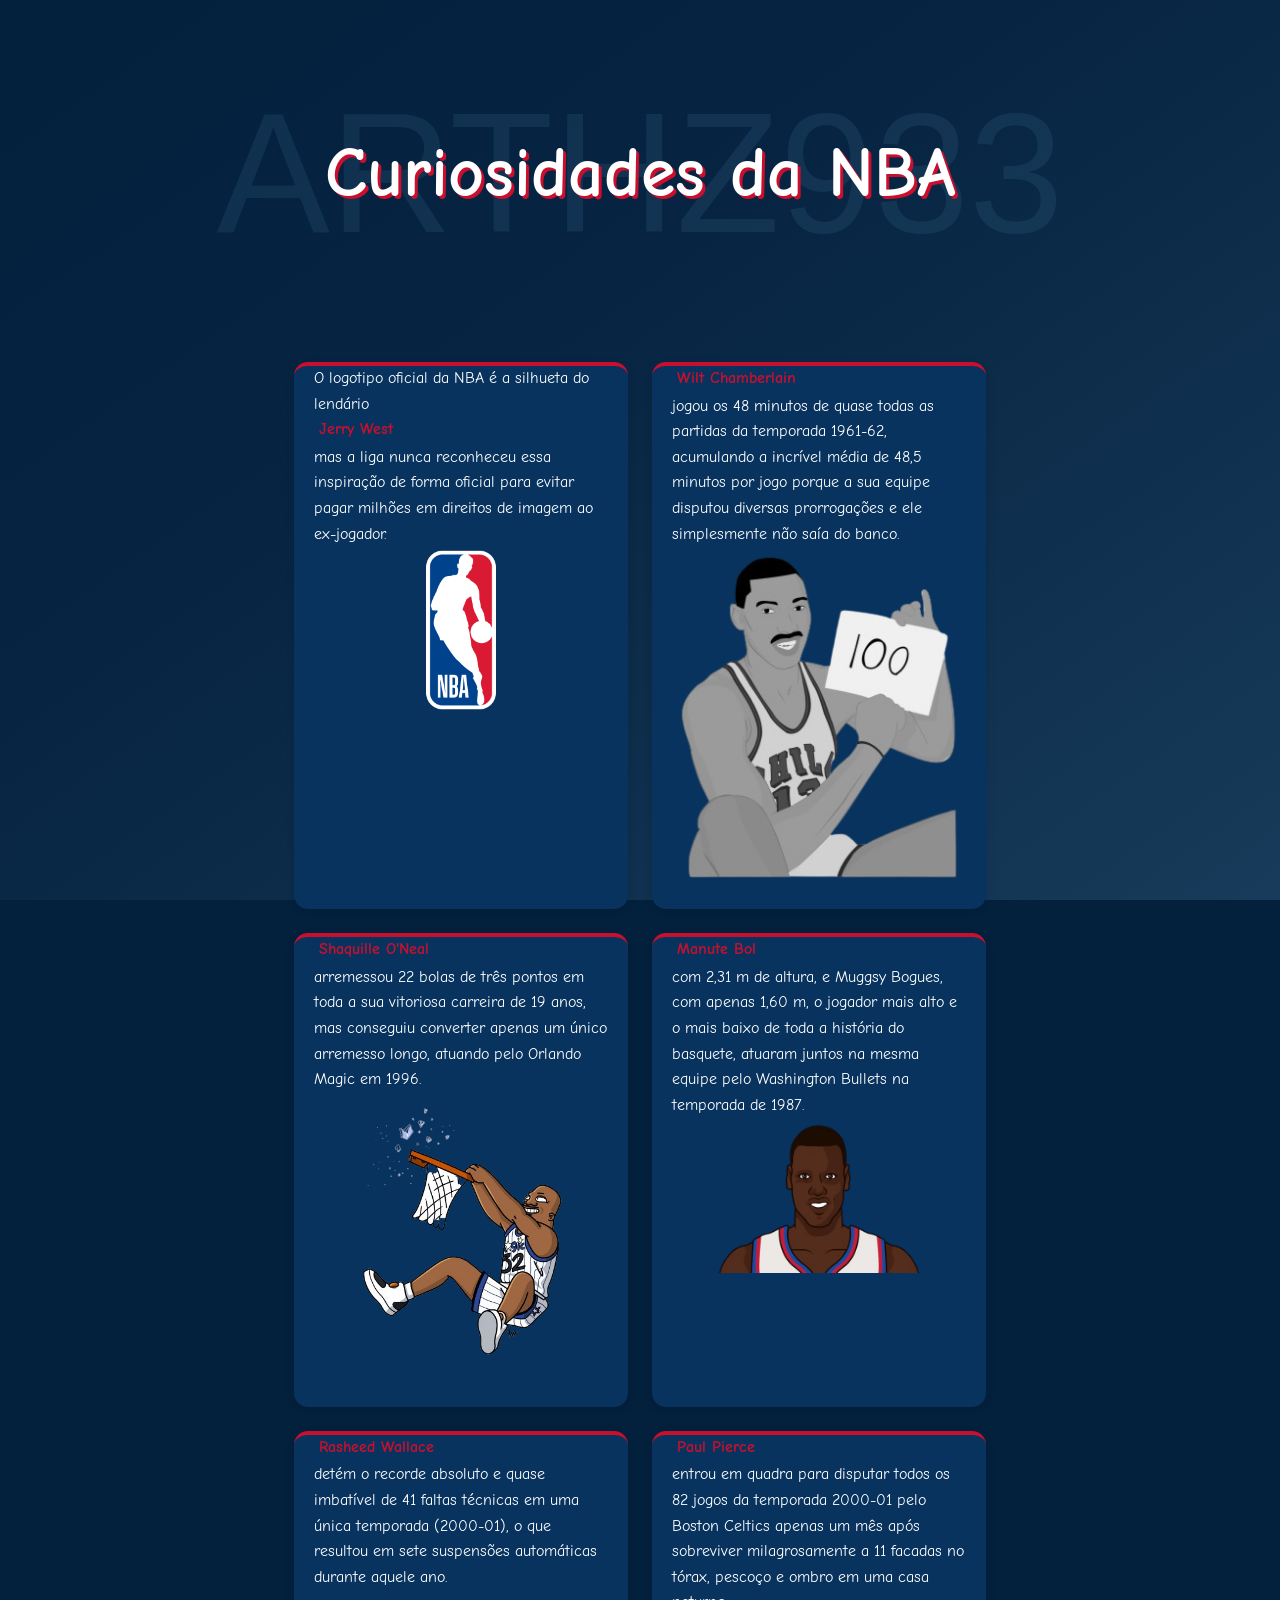
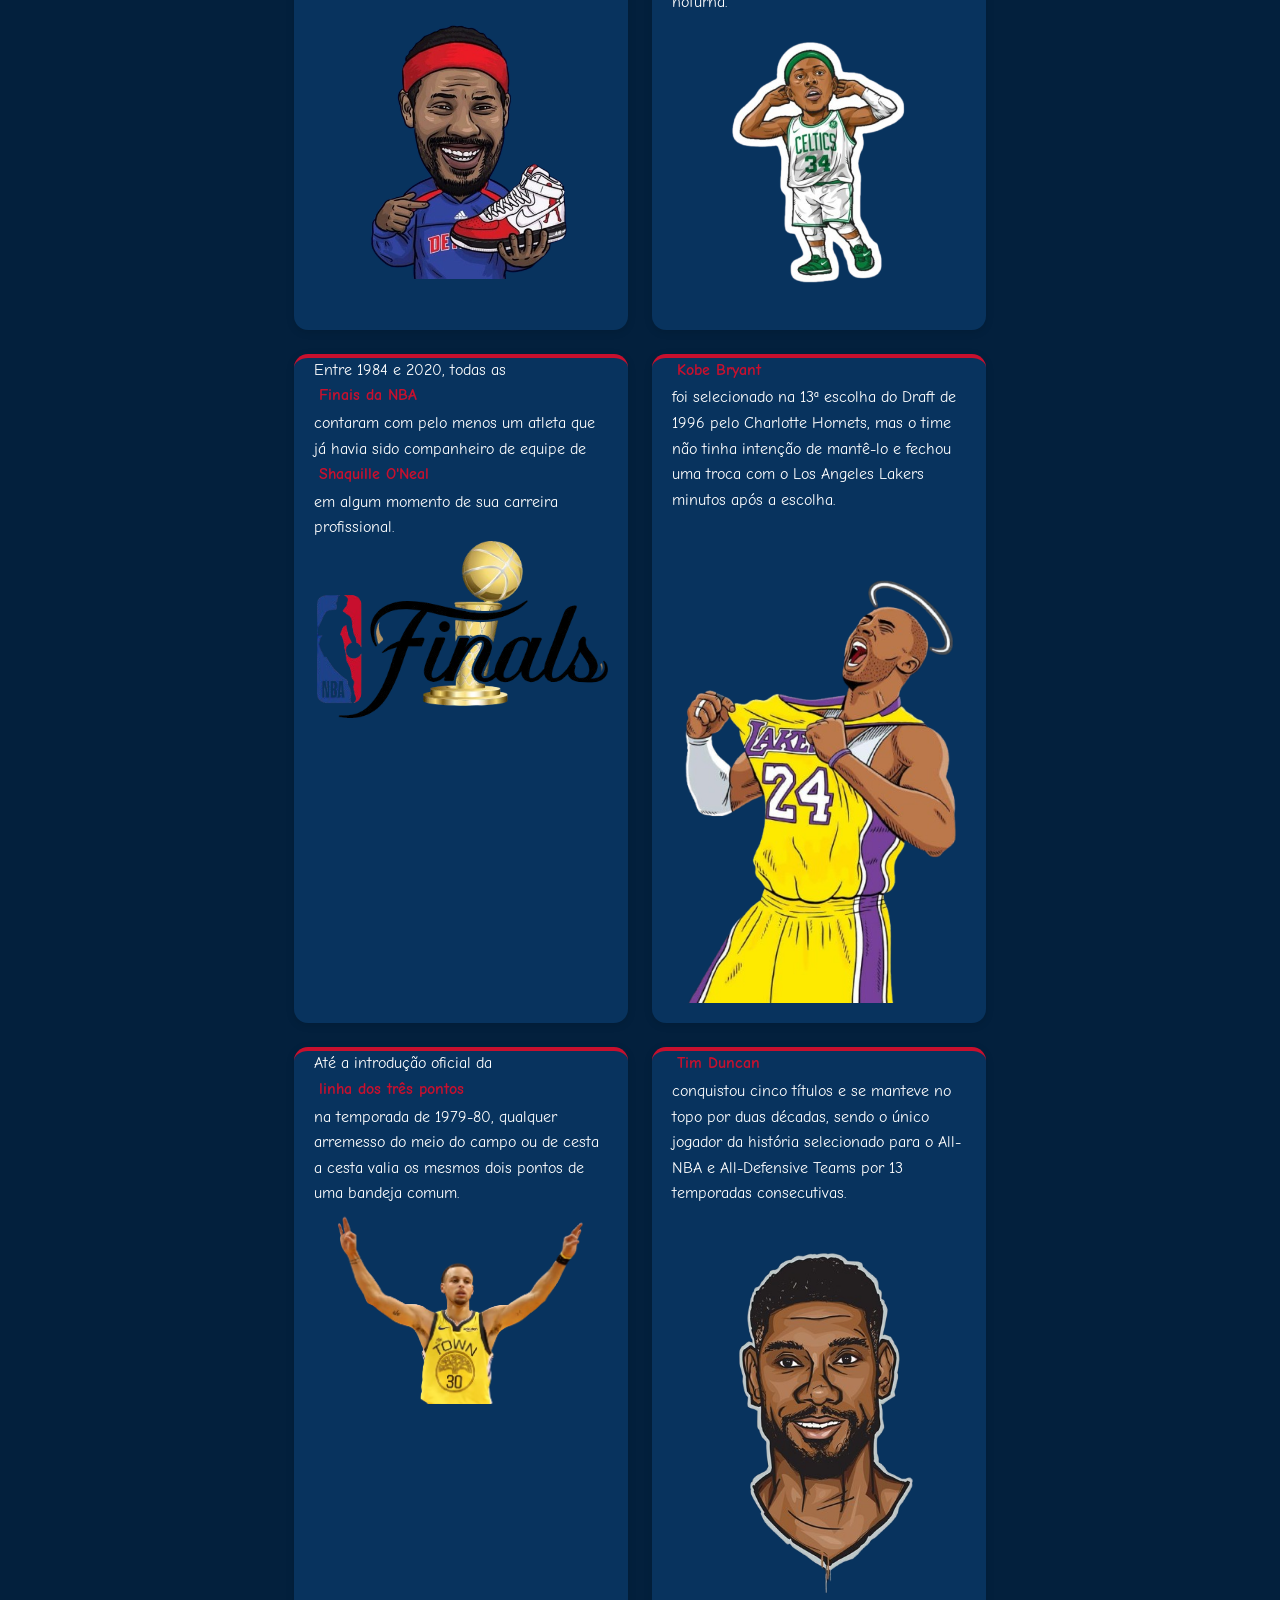
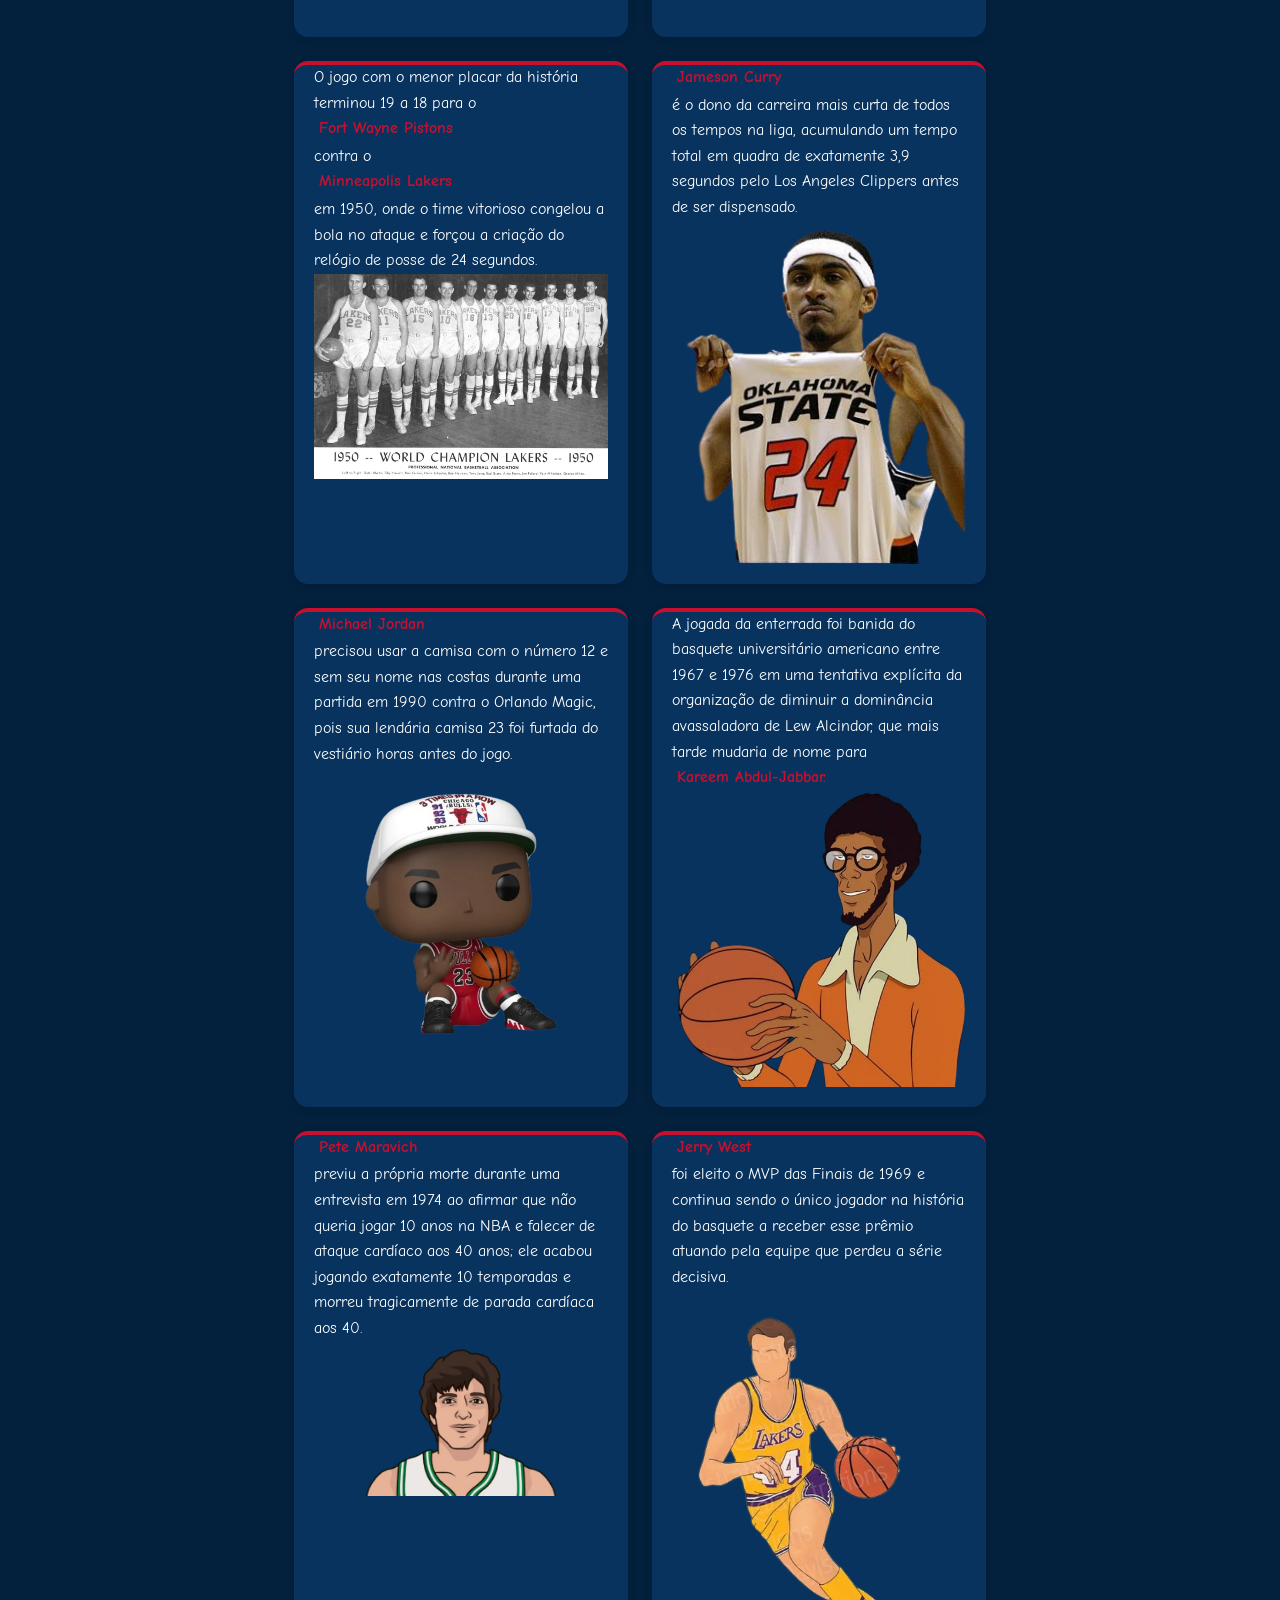
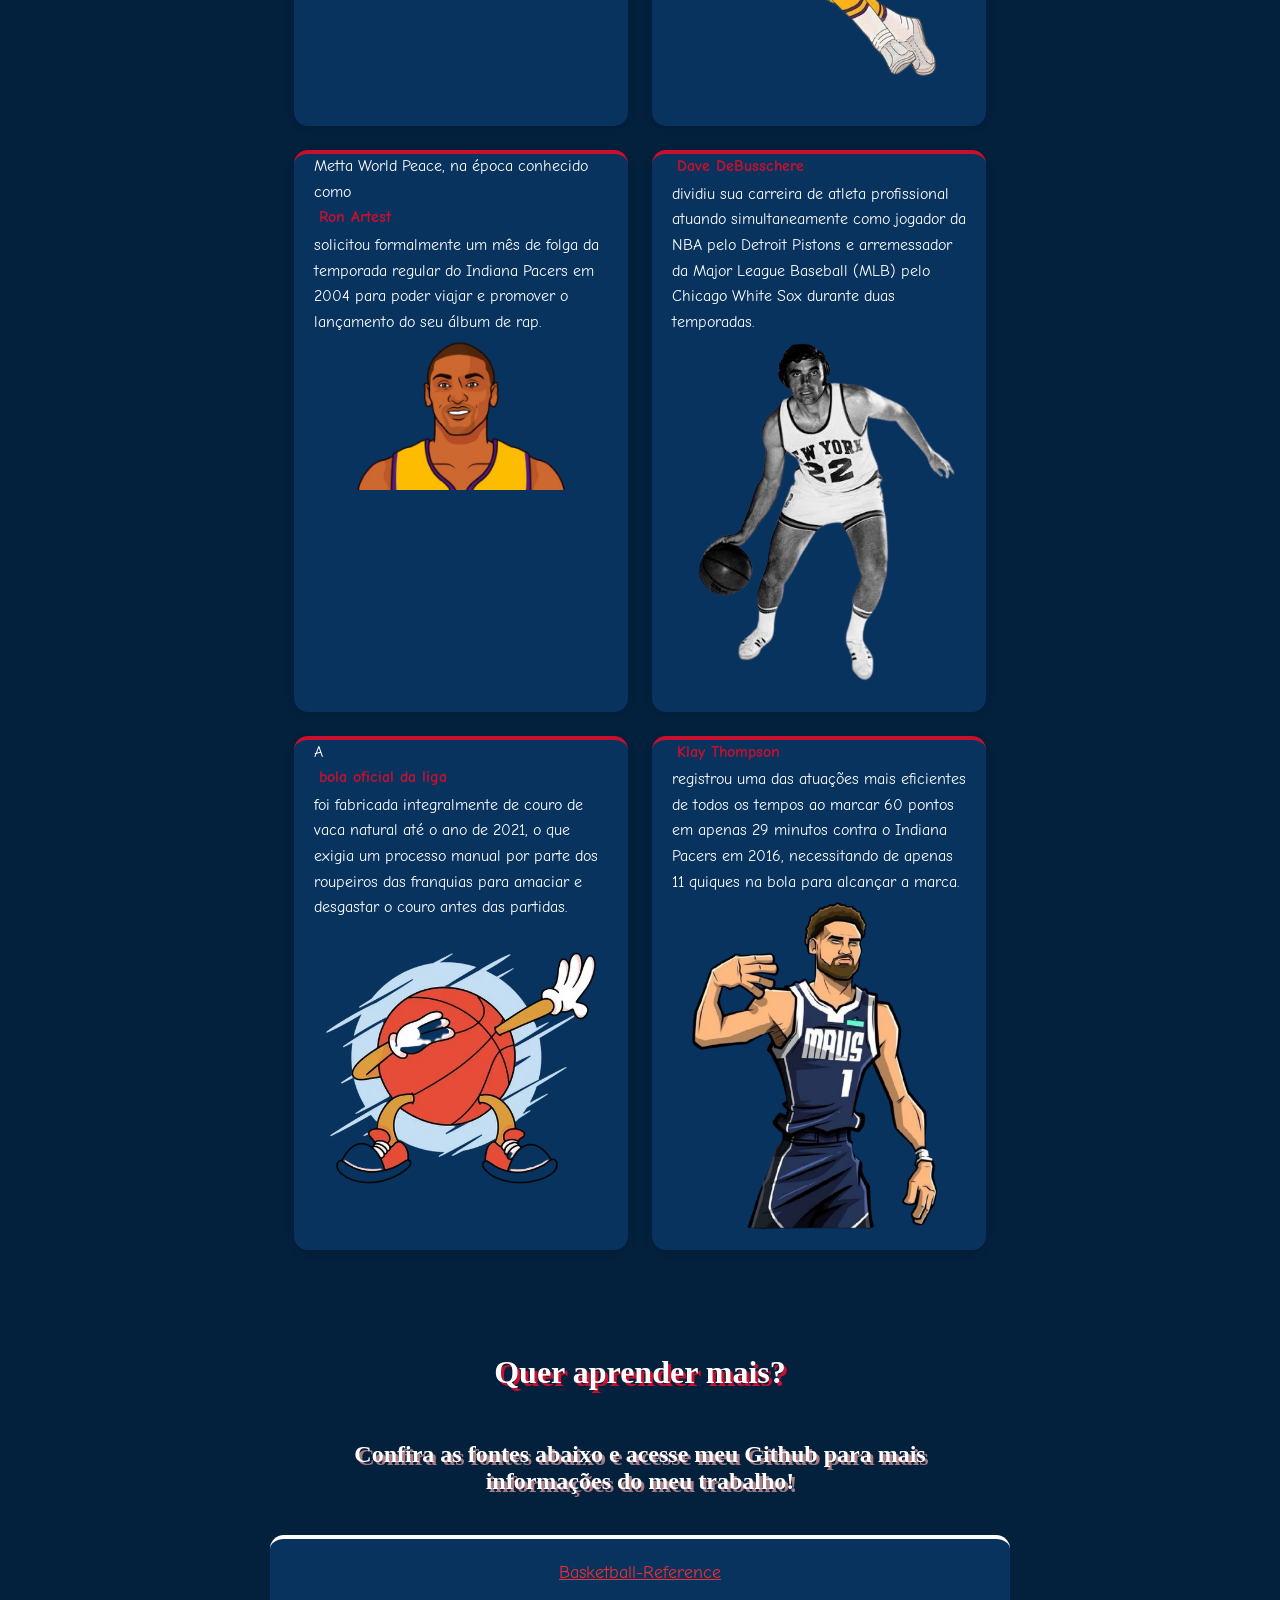
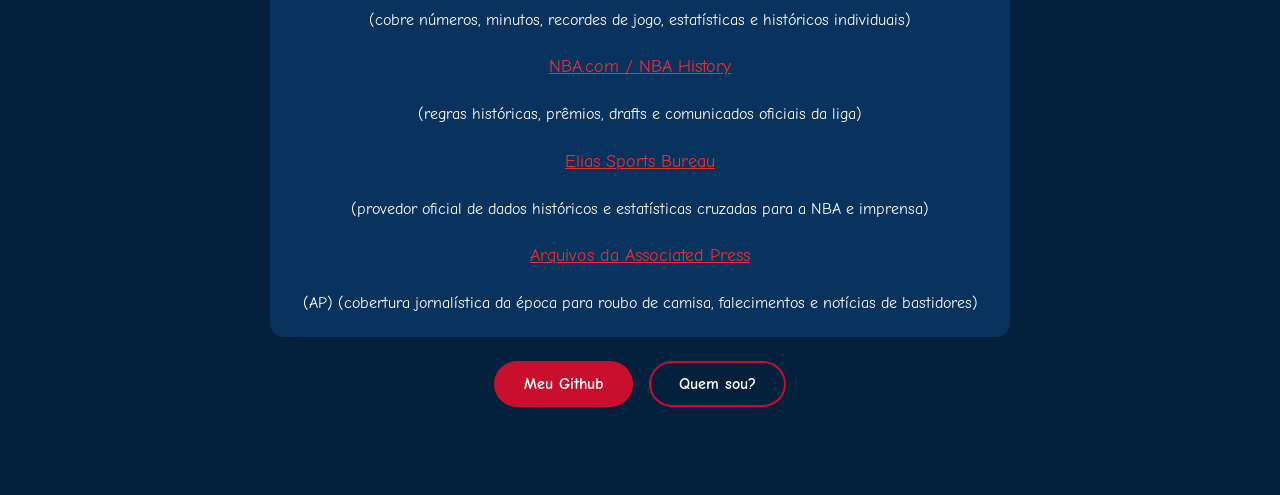
<file: index.html>
<!DOCTYPE html>
<html lang="pt-br">
<head>
    <meta charset="UTF-8">
    <meta name="viewport" content="width=device-width, initial-scale=1.0, viewport-fit=cover">    
    <title>NBA: As principais curiosidades da liga</title>
    <link rel="shortcut icon" href="imagens/bola_de_basquete-removebg-preview (1).png" type="image/x-icon">
    <link rel="stylesheet" href="style/style.css">
    
</head>
<body>
    <header>
        <div class="titlehead">
            <h1 class="titulodosite">Curiosidades da NBA</h1>
            <span class="marca">ARTHZ933</span>
        </div>
    </header>

   

    <main>
        
            <ul class="cards">
                
            <li class="card">
                O logotipo oficial da NBA é a silhueta do lendário <a href="https://lnb.com.br/noticias/inspiracao-para-o-logo-da-nba-e-lenda-do-basquete-jerry-west-morre-aos-86-anos/" target="_blank">Jerry West</a> mas a liga nunca reconheceu essa inspiração de forma oficial para evitar pagar milhões em direitos de imagem ao ex-jogador.
                <img src="imagens/National-Basketball-Association-Logo.png" class="logonba" alt="Logotipo da NBA">
            </li>

            <li class="card">
                <a href="https://www.nba.com/sixers/76ers-alumni/wilt-chamberlain" target="_blank">Wilt Chamberlain</a> jogou os 48 minutos de quase todas as partidas da temporada 1961-62, acumulando a incrível média de 48,5 minutos por jogo porque a sua equipe disputou diversas prorrogações e ele simplesmente não saía do banco.
                <img src="imagens/wilt.png" alt="Wilt Chamberlain">
            </li>

            <li class="card">
                <a href="https://www.nba.com/stats/player/406/career" target="_blank">Shaquille O'Neal</a> arremessou 22 bolas de três pontos em toda a sua vitoriosa carreira de 19 anos, mas conseguiu converter apenas um único arremesso longo, atuando pelo Orlando Magic em 1996.
                <img src="imagens/shaq.png" alt="Shaquille O'Neal">
            </li>

            <li class="card">
                <a href="https://www.nba.com/stats/player/76195/career" target="_blank">Manute Bol</a> com 2,31 m de altura, e Muggsy Bogues, com apenas 1,60 m, o jogador mais alto e o mais baixo de toda a história do basquete, atuaram juntos na mesma equipe pelo Washington Bullets na temporada de 1987.
                <img src="imagens/manutebol.png" alt="Manute Bol e Muggsy Bogues">
            </li>

            <li class="card">
                <a href="https://www.nba.com/stats/player/739/career" target="_blank">Rasheed Wallace</a> detém o recorde absoluto e quase imbatível de 41 faltas técnicas em uma única temporada (2000-01), o que resultou em sete suspensões automáticas durante aquele ano.
                <img src="imagens/rasheedwallace.png" alt="Rasheed Wallace">
            </li>

            <li class="card">
                <a href="https://www.nba.com/stats/player/1718/career" target="_blank">Paul Pierce</a> entrou em quadra para disputar todos os 82 jogos da temporada 2000-01 pelo Boston Celtics apenas um mês após sobreviver milagrosamente a 11 facadas no tórax, pescoço e ombro em uma casa noturna.
                <img src="imagens/paulpierce.png" alt="Paul Pierce">
            </li>

            <li class="card">
                Entre 1984 e 2020, todas as <a href="https://www.nba.com/playoffs/2026/nba-finals" target="_blank">Finais da NBA</a> contaram com pelo menos um atleta que já havia sido companheiro de equipe de <a href="https://www.nba.com/stats/player/406/career" target="_blank">Shaquille O'Neal</a> em algum momento de sua carreira profissional.
                <img src="imagens/nbafinals.png" alt="Finais da NBA">
            </li>

            <li class="card">
                <a href="https://www.nba.com/stats/player/977/career" target="_blank">Kobe Bryant</a> foi selecionado na 13ª escolha do Draft de 1996 pelo Charlotte Hornets, mas o time não tinha intenção de mantê-lo e fechou uma troca com o Los Angeles Lakers minutos após a escolha.
                <img src="imagens/kobe.png" alt="Kobe Bryant">
            </li>

            <li class="card">
                Até a introdução oficial da <a href="https://www.usab.com/news/2014/01/history-of-the-3-pointer" target="_blank">linha dos três pontos</a> na temporada de 1979-80, qualquer arremesso do meio do campo ou de cesta a cesta valia os mesmos dois pontos de uma bandeja comum.
                <img src="imagens/3pts.png" alt="Linha dos três pontos">
            </li>

            <li class="card">
                <a href="https://www.nba.com/stats/player/1495/career" target="_blank">Tim Duncan</a> conquistou cinco títulos e se manteve no topo por duas décadas, sendo o único jogador da história selecionado para o All-NBA e All-Defensive Teams por 13 temporadas consecutivas.
                <img src="imagens/timduncan.png" alt="Tim Duncan">
            </li>

            <li class="card">
                O jogo com o menor placar da história terminou 19 a 18 para o <a href="https://www.detroithistorical.org/learn/online-research/encyclopedia-of-detroit/detroit-pistons" target="_blank">Fort Wayne Pistons</a> contra o <a href="https://www.nba.com/lakers/" target="_blank">Minneapolis Lakers</a> em 1950, onde o time vitorioso congelou a bola no ataque e forçou a criação do relógio de posse de 24 segundos.
                <img src="imagens/50s.png" alt="Jogo de basquete dos anos 1950">
            </li>

            <li class="card">
                <a href="https://www.nba.com/stats/player/201191/career" target="_blank">Jameson Curry</a> é o dono da carreira mais curta de todos os tempos na liga, acumulando um tempo total em quadra de exatamente 3,9 segundos pelo Los Angeles Clippers antes de ser dispensado.
                <img src="imagens/jcurry.png" alt="Jameson Curry">
            </li>

            <li class="card">
                <a href="https://www.nba.com/stats/player/893/career" target="_blank">Michael Jordan</a> precisou usar a camisa com o número 12 e sem seu nome nas costas durante uma partida em 1990 contra o Orlando Magic, pois sua lendária camisa 23 foi furtada do vestiário horas antes do jogo.
                <img src="imagens/jordan.png" alt="Michael Jordan">
            </li>

            <li class="card">
                A jogada da enterrada foi banida do basquete universitário americano entre 1967 e 1976 em uma tentativa explícita da organização de diminuir a dominância avassaladora de Lew Alcindor, que mais tarde mudaria de nome para <a href="https://www.nba.com/stats/player/76003/career" target="_blank">Kareem Abdul-Jabbar.</a>
                <img src="imagens/kareem.png" alt="Kareem Abdul-Jabbar">
            </li>

            <li class="card">
                <a href="https://www.nba.com/news/history-nba-legend-pete-maravich" target="_blank">Pete Maravich</a> previu a própria morte durante uma entrevista em 1974 ao afirmar que não queria jogar 10 anos na NBA e falecer de ataque cardíaco aos 40 anos; ele acabou jogando exatamente 10 temporadas e morreu tragicamente de parada cardíaca aos 40.
                <img src="imagens/petemaravich.png" alt="Pete Maravich">
            </li>

            <li class="card">
                <a href="https://lnb.com.br/noticias/inspiracao-para-o-logo-da-nba-e-lenda-do-basquete-jerry-west-morre-aos-86-anos/" target="_blank">Jerry West</a> foi eleito o MVP das Finais de 1969 e continua sendo o único jogador na história do basquete a receber esse prêmio atuando pela equipe que perdeu a série decisiva.
                <img src="imagens/jerrywest.png" alt="Jerry West">
            </li>

            <li class="card">
                Metta World Peace, na época conhecido como <a href="https://pt.wikipedia.org/wiki/Metta_World_Peace" target="_blank">Ron Artest</a> solicitou formalmente um mês de folga da temporada regular do Indiana Pacers em 2004 para poder viajar e promover o lançamento do seu álbum de rap.
                <img src="imagens/ronartest.png" alt="Ron Artest">
            </li>

            <li class="card">
                <a href="https://www.nba.com/news/history-nba-legend-dave-debusschere-2" target="_blank">Dave DeBusschere</a> dividiu sua carreira de atleta profissional atuando simultaneamente como jogador da NBA pelo Detroit Pistons e arremessador da Major League Baseball (MLB) pelo Chicago White Sox durante duas temporadas.
                <img src="imagens/Dave%20DeBusschere.png" alt="Dave DeBusschere">
            </li>

            <li class="card">
                A <a href="https://www.hoopsbasket.com/blogs/hoops-basketball/the-evolution-of-the-nba-basketball-ball" target="_blank">bola oficial da liga</a> foi fabricada integralmente de couro de vaca natural até o ano de 2021, o que exigia um processo manual por parte dos roupeiros das franquias para amaciar e desgastar o couro antes das partidas.
                <img src="imagens/bola.png" alt="Bola oficial da NBA">
            </li>

            <li class="card">
                <a href="https://www.nba.com/player/202691/klay-thompson" target="_blank">Klay Thompson</a> registrou uma das atuações mais eficientes de todos os tempos ao marcar 60 pontos em apenas 29 minutos contra o Indiana Pacers em 2016, necessitando de apenas 11 quiques na bola para alcançar a marca.
                <img src="imagens/klay.png" alt="Klay Thompson">
            </li>
                            </ul>


             
            
                
                    <h1 class="tituloderodape">Quer aprender mais?</h1> 
                        <h2>Confira as fontes abaixo e acesse meu Github para mais informações do meu trabalho!</h2>
                
                    <ul class="fontesdosite">
                        
                            <a href="https://www.basketball-reference.com/" target="_blank" class="fontes">Basketball-Reference</a> (cobre números, minutos, recordes de jogo, estatísticas e históricos individuais)
                        

                        
                            <a href="https://www.nba.com/" target="_blank" class="fontes">NBA.com / NBA History</a> (regras históricas, prêmios, drafts e comunicados oficiais da liga)    
                        

                        <a href="https://www.esb.com/" target="_blank" class="fontes">Elias Sports Bureau</a> (provedor oficial de dados históricos e estatísticas cruzadas para a NBA e imprensa)
                        

                        
                        <a href="https://www.ap.org/content/archive/" target="_blank" class="fontes">Arquivos da Associated Press</a> (AP) (cobertura jornalística da época para roubo de camisa, falecimentos e notícias de bastidores)
                        
                    </ul>
                
            

            <nav class="faleconosco">
            <a href="https://github.com/Arthz933" target="_blank" class="github">Meu Github</a>
            <a href="https://symphonious-selkie-5365b4.netlify.app/" target="_blank" class="email">Quem sou?</a>
            </nav>
            
        
    </main>
</body>
</html>
</file>
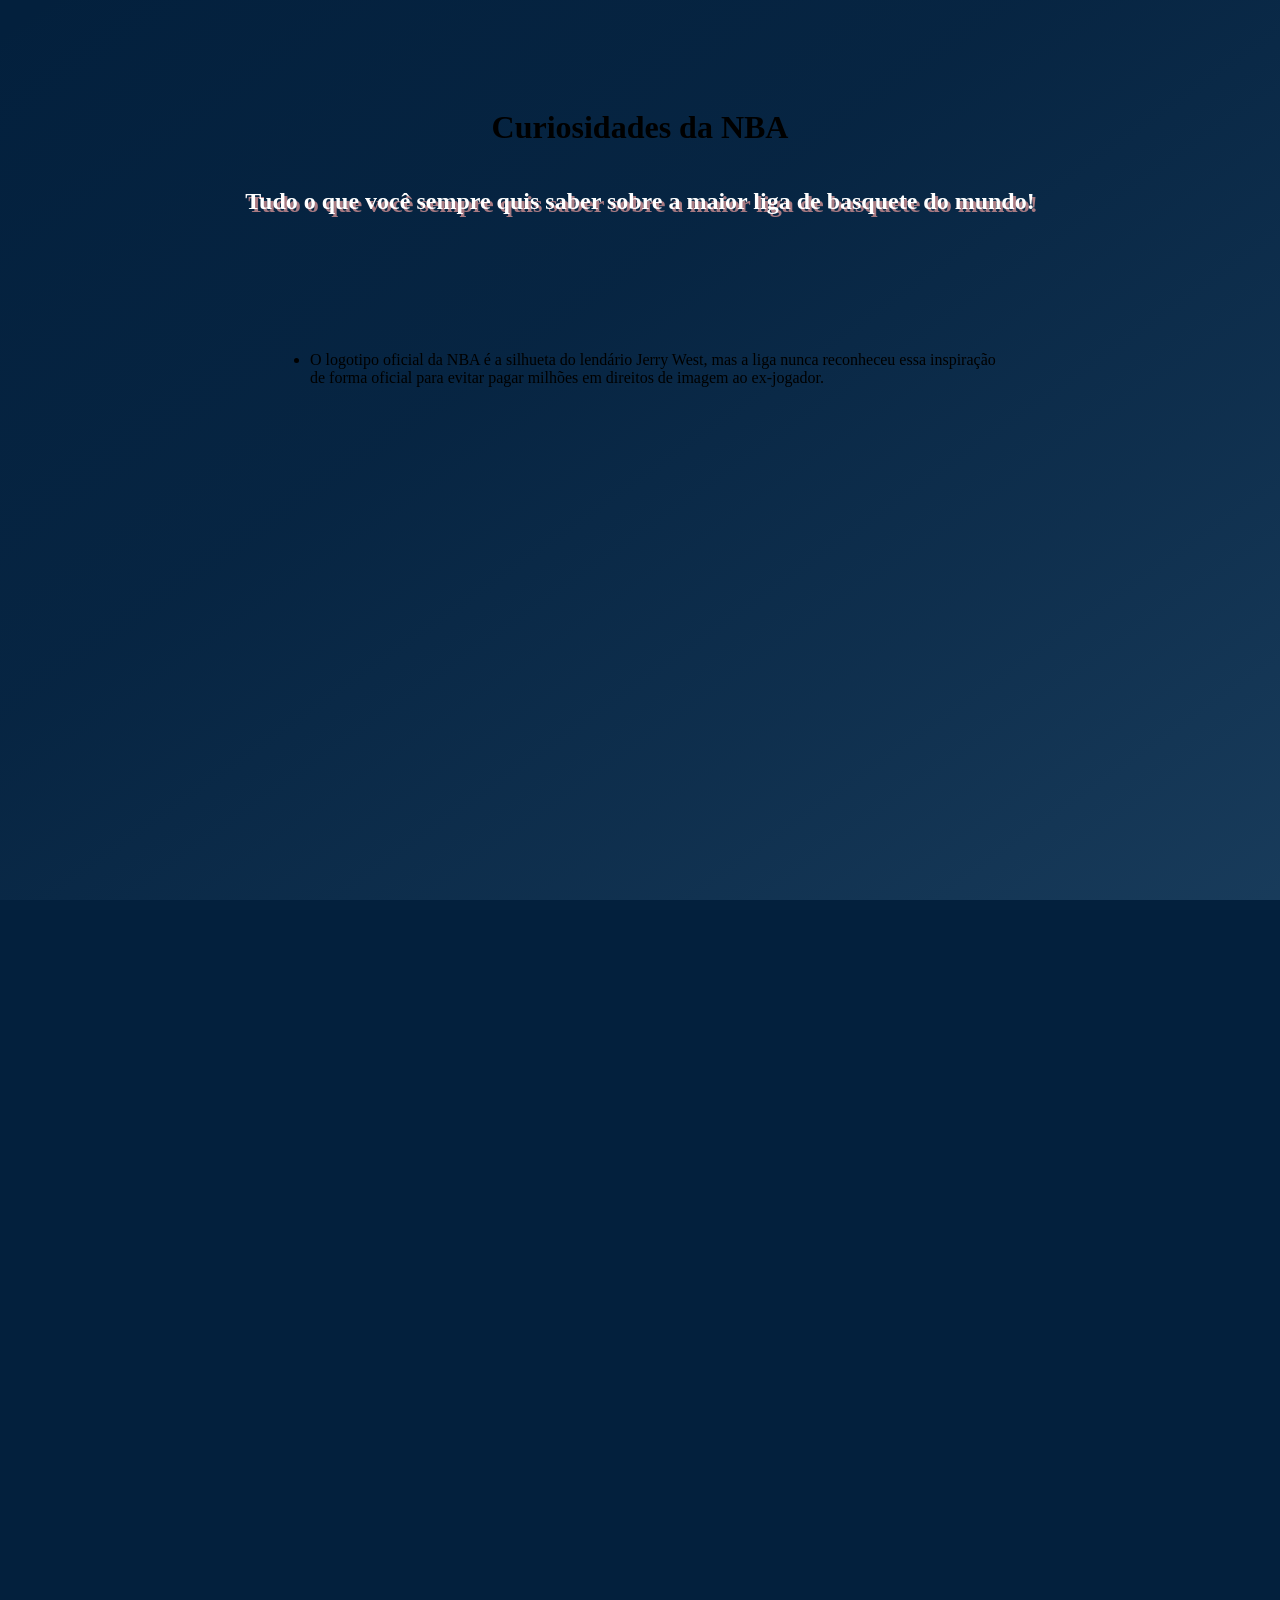
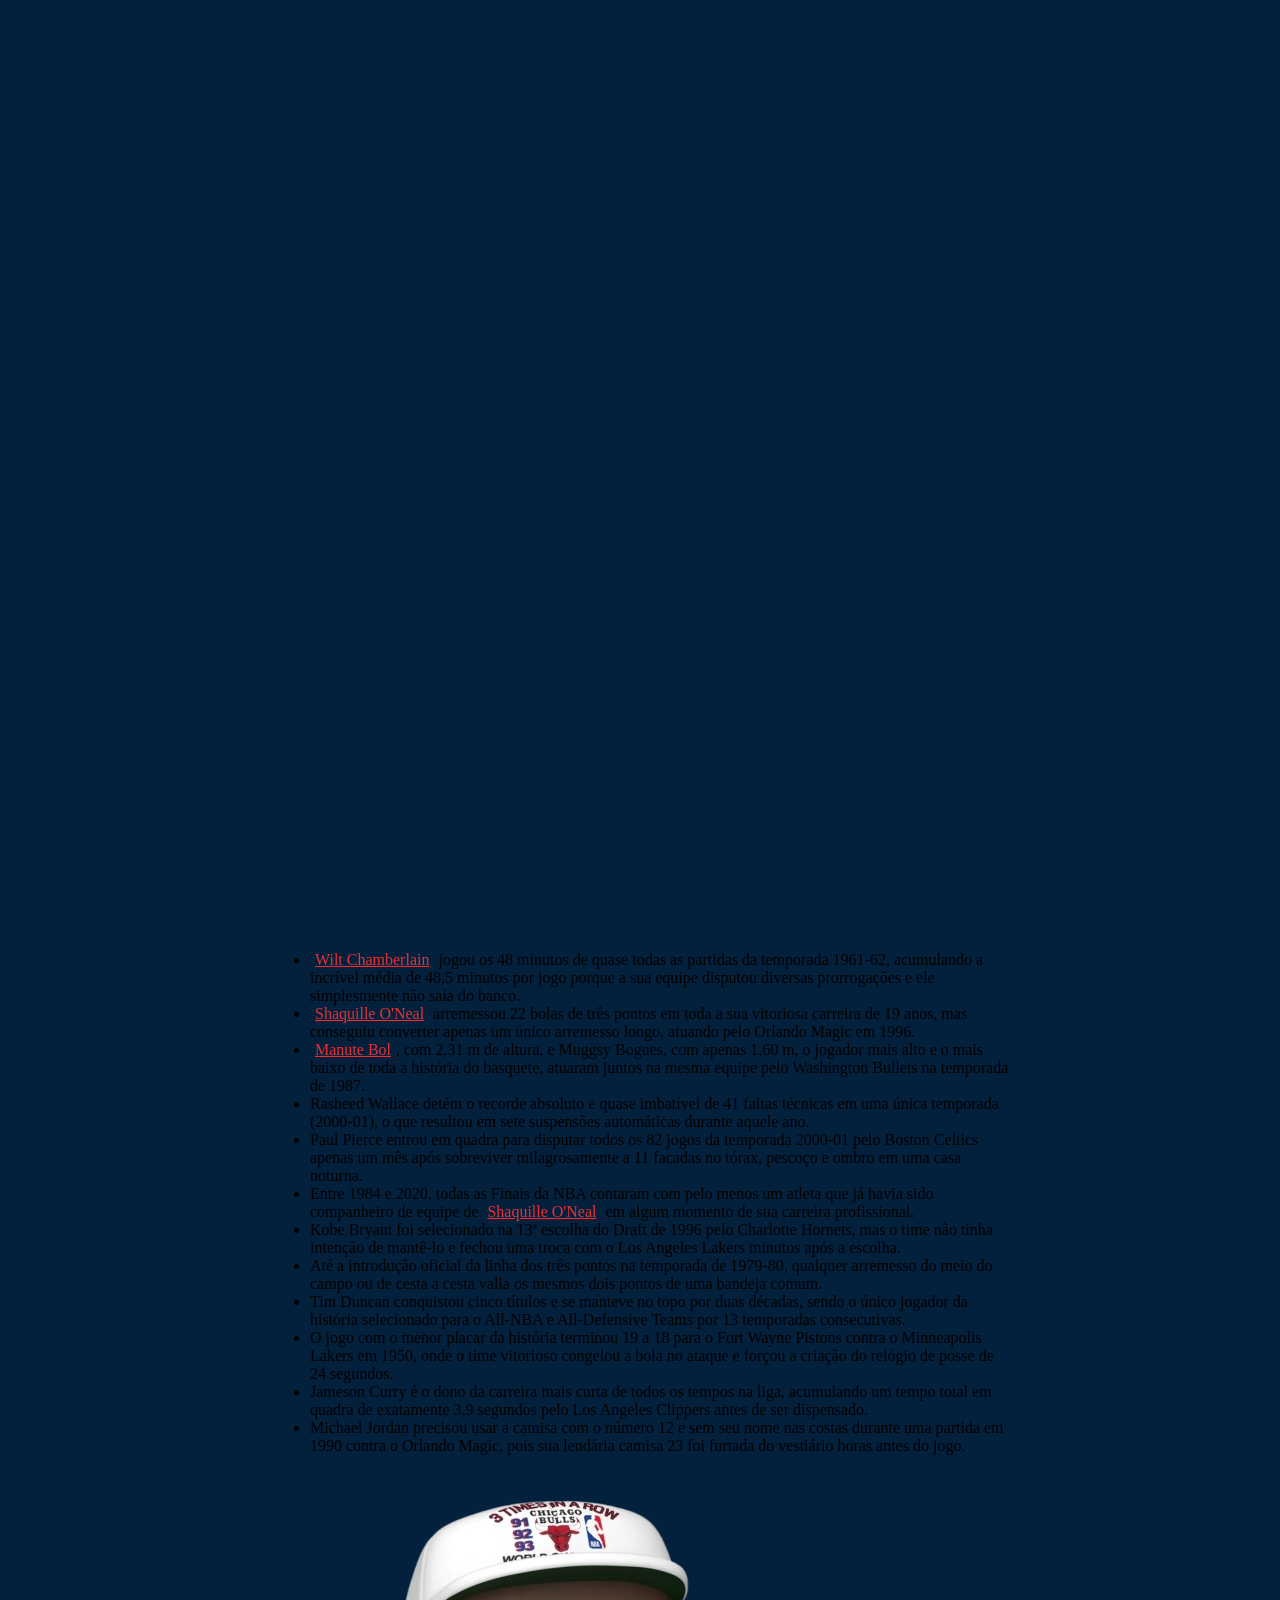
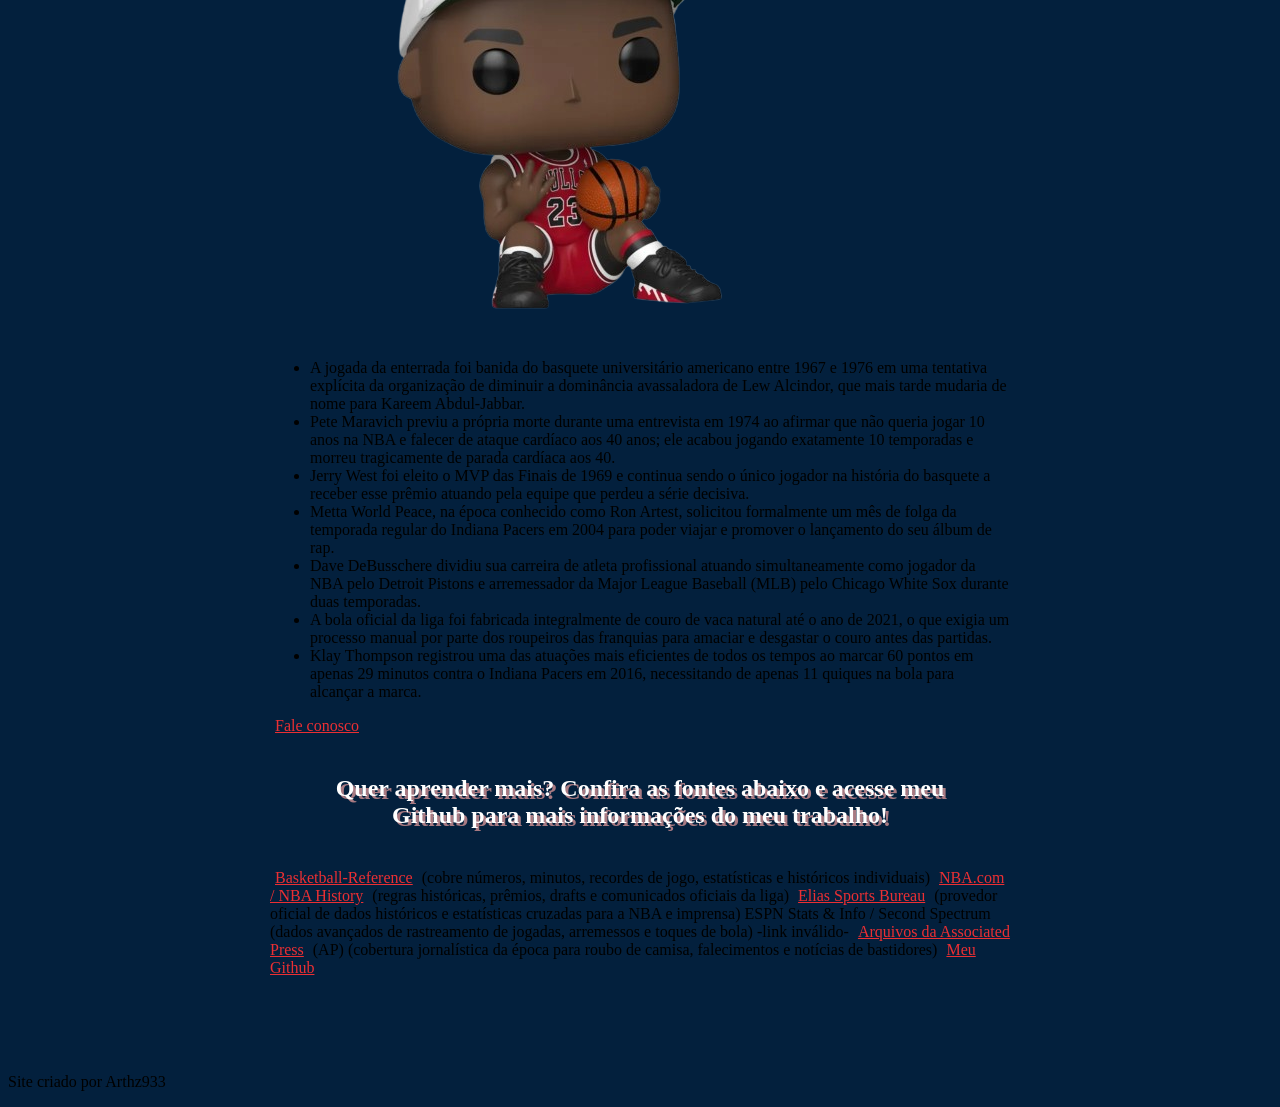
<file: nba.html>
<!DOCTYPE html>
<html lang="pt-br">
<head>
    <meta charset="UTF-8">
    <meta name="viewport" content="width=device-width, initial-scale=1.0">
    <title>NBA: As principais curiosidades da liga</title>
    <link rel="shortcut icon" href="imagens/bola_de_basquete-removebg-preview (1).png" type="image/x-icon">
    <link rel="stylesheet" href="style/style.css">
</head>
<body>
    <header>
        <h1>Curiosidades da NBA</h1>
        <h2>Tudo o que você sempre quis saber sobre a maior liga de basquete do mundo!</h2>
    </header>

   

    <main>
        <article>
            
                <ul class="curiosidades">
                    <li>O logotipo oficial da NBA é a silhueta do lendário Jerry West, mas a liga nunca reconheceu essa inspiração de forma oficial para evitar pagar milhões em direitos de imagem ao ex-jogador.
                    </li>
                     <img src="imagens/National-Basketball-Association-Logo.png" alt="logonba">

                    <li><a href="https://www.nba.com/sixers/76ers-alumni/wilt-chamberlain" target="_blank">Wilt Chamberlain</a> jogou os 48 minutos de quase todas as partidas da temporada 1961-62, acumulando a incrível média de 48,5 minutos por jogo porque a sua equipe disputou diversas prorrogações e ele simplesmente não saía do banco.</li>

                    <li><a href="https://www.usab.com/players/shaquille-oneal" target="_blank">Shaquille O'Neal</a> arremessou 22 bolas de três pontos em toda a sua vitoriosa carreira de 19 anos, mas conseguiu converter apenas um único arremesso longo, atuando pelo Orlando Magic em 1996.</li>

                    <li><a href="https://pt.wikipedia.org/wiki/Manute_Bol" target="_blank">Manute Bol</a>, com 2,31 m de altura, e Muggsy Bogues, com apenas 1,60 m, o jogador mais alto e o mais baixo de toda a história do basquete, atuaram juntos na mesma equipe pelo Washington Bullets na temporada de 1987.</li>

                    <li>Rasheed Wallace detém o recorde absoluto e quase imbatível de 41 faltas técnicas em uma única temporada (2000-01), o que resultou em sete suspensões automáticas durante aquele ano.</li>

                    <li>Paul Pierce entrou em quadra para disputar todos os 82 jogos da temporada 2000-01 pelo Boston Celtics apenas um mês após sobreviver milagrosamente a 11 facadas no tórax, pescoço e ombro em uma casa noturna.</li>

                    <li>Entre 1984 e 2020, todas as Finais da NBA contaram com pelo menos um atleta que já havia sido companheiro de equipe de <a href="https://www.usab.com/players/shaquille-oneal" target="_blank">Shaquille O'Neal</a> em algum momento de sua carreira profissional.</li>

                    <li>Kobe Bryant foi selecionado na 13ª escolha do Draft de 1996 pelo Charlotte Hornets, mas o time não tinha intenção de mantê-lo e fechou uma troca com o Los Angeles Lakers minutos após a escolha.</li>

                    <li>Até a introdução oficial da linha dos três pontos na temporada de 1979-80, qualquer arremesso do meio do campo ou de cesta a cesta valia os mesmos dois pontos de uma bandeja comum.</li>

                    <li>Tim Duncan conquistou cinco títulos e se manteve no topo por duas décadas, sendo o único jogador da história selecionado para o All-NBA e All-Defensive Teams por 13 temporadas consecutivas.</li>

                    <li>O jogo com o menor placar da história terminou 19 a 18 para o Fort Wayne Pistons contra o Minneapolis Lakers em 1950, onde o time vitorioso congelou a bola no ataque e forçou a criação do relógio de posse de 24 segundos.</li>

                    <li>Jameson Curry é o dono da carreira mais curta de todos os tempos na liga, acumulando um tempo total em quadra de exatamente 3,9 segundos pelo Los Angeles Clippers antes de ser dispensado.</li>

                    <li>Michael Jordan precisou usar a camisa com o número 12 e sem seu nome nas costas durante uma partida em 1990 contra o Orlando Magic, pois sua lendária camisa 23 foi furtada do vestiário horas antes do jogo.</li>
                    <img src="imagens/jordan.png" alt="jordan">

                    <li>A jogada da enterrada foi banida do basquete universitário americano entre 1967 e 1976 em uma tentativa explícita da organização de diminuir a dominância avassaladora de Lew Alcindor, que mais tarde mudaria de nome para Kareem Abdul-Jabbar.</li>

                    <li>Pete Maravich previu a própria morte durante uma entrevista em 1974 ao afirmar que não queria jogar 10 anos na NBA e falecer de ataque cardíaco aos 40 anos; ele acabou jogando exatamente 10 temporadas e morreu tragicamente de parada cardíaca aos 40.</li>

                    <li>Jerry West foi eleito o MVP das Finais de 1969 e continua sendo o único jogador na história do basquete a receber esse prêmio atuando pela equipe que perdeu a série decisiva.</li>

                    <li>Metta World Peace, na época conhecido como Ron Artest, solicitou formalmente um mês de folga da temporada regular do Indiana Pacers em 2004 para poder viajar e promover o lançamento do seu álbum de rap.</li>

                    <li>Dave DeBusschere dividiu sua carreira de atleta profissional atuando simultaneamente como jogador da NBA pelo Detroit Pistons e arremessador da Major League Baseball (MLB) pelo Chicago White Sox durante duas temporadas.</li>

                    <li>A bola oficial da liga foi fabricada integralmente de couro de vaca natural até o ano de 2021, o que exigia um processo manual por parte dos roupeiros das franquias para amaciar e desgastar o couro antes das partidas.</li>

                    <li>Klay Thompson registrou uma das atuações mais eficientes de todos os tempos ao marcar 60 pontos em apenas 29 minutos contra o Indiana Pacers em 2016, necessitando de apenas 11 quiques na bola para alcançar a marca.</li>
                </ul>


             <nav>
            <a href="https://mail.google.com/mail/?view=cm&fs=1&to=arthurassuncao017@gmail.com" target="_blank">Fale conosco</a>
            </nav>
            <aside> 
                <h2>
                    Quer aprender mais?
                    
                    
                Confira as fontes abaixo e acesse meu Github para mais informações do meu trabalho!
                </h2>
                
                    <a href="https://www.basketball-reference.com/" target="_blank">Basketball-Reference</a> (cobre números, minutos, recordes de jogo, estatísticas e históricos individuais)
                    <a href="https://www.nba.com/" target="_blank">NBA.com / NBA History</a> (regras históricas, prêmios, drafts e comunicados oficiais da liga)
                    <a href="https://www.esb.com/" target="_blank">Elias Sports Bureau</a> (provedor oficial de dados históricos e estatísticas cruzadas para a NBA e imprensa)
                    ESPN Stats & Info / Second Spectrum (dados avançados de rastreamento de jogadas, arremessos e toques de bola) -link inválido-
                    <a href="https://www.ap.org/content/archive/" target="_blank">Arquivos da Associated Press</a> (AP) (cobertura jornalística da época para roubo de camisa, falecimentos e notícias de bastidores)
                
                <a href="https://github.com/dashboard" target="_blank">Meu Github</a>
            </aside>
        </article>
    </main>
    <footer>
        <p>Site criado por Arthz933</p>
    </footer>
</body>
</html>
</file>
<file: style/style.css>
@charset "UTF-8";

@import url('https://fonts.googleapis.com/css2?family=Original+Surfer&display=swap');
@import url("https://fonts.googleapis.com/css2?family=Comic+Neue:wght@400;700&display=swap");


/* ---------- Base ---------- */

body {
  min-height: 100vh;
  background-color: #03203D;
  background-image: linear-gradient(
    to top left,
    rgba(99, 156, 197, 0.22) 0%,
    rgba(99, 156, 197, 0.12) 30%,
    rgba(99, 156, 197, 0.04) 60%,
    rgba(99, 156, 197, 0) 100%
  );
  background-attachment: fixed;
}

h2 {
  text-align: center;
  margin: 20px;
  padding: 20px;
  color: #db6668;
  display: block;
  color: #fff;
  text-shadow: 3px 3px 0 #a87a82;
}

main {
  min-width: 320px;
  max-width: 740px;
  margin: auto;
  padding: 0 20px 80px;
}

a {
  padding-inline: 5px;
  color: #EB2f33;
}

.fontesdosite {
  display: flex;
  flex-direction: column;
  background: #08335e;
  color: #fff;
  font-size: 1rem;
  line-height: 1.6;
  padding: 0 20px 20px;
  border-radius: 14px;
  border-top: 4px solid #fff;
  overflow: hidden;
  font-family: "Comic Sans MS", "Comic Neue", cursive;
  text-align: center;
  
}

.fontes {
  margin-top: 20px;
  margin-bottom: 20px;
  font-size: 18px;
}

.fontes:hover {
   color:#db6668;
}

.faleconosco {
  text-align: center;
}
/* ---------- Animações ---------- */

@keyframes slideInLeft {
  from {
    opacity: 0;
    transform: translateX(-50px);
  }
  to {
    opacity: 1;
    transform: translateX(0);
  }
}

@keyframes fadeIn {
  from { opacity: 0; }
  to   { opacity: 1; }
}

/* ---------- Cabeçalho ---------- */

header {
  overflow: hidden;
  text-align: center;
  padding: 80px 20px;
}

.titlehead {
  display: grid;
  place-items: center;
}

.titlehead > * {
  grid-area: 1 / 1;
}

.titulodosite {
  display: inline-block;
  color: #fff;
  text-shadow: 3px 3px 0 #c8102e;
  animation: flutuar 3s ease-in-out infinite;
  position: relative;
  z-index: 1;
  margin: 0;
  font-family: "Comic Sans MS", "Comic Neue", cursive;
  font-size: clamp(36px, 7vw, 70px);
  color: #fff;
  animation: fadeIn 1.8s ease-out both;
}


.tituloderodape {
  display: block;
  text-align: center;
  color: #fff;
  text-shadow: 3px 3px 0 #c8102e;
  margin: 80px 30px 30px 30px;
}


.marca {
  z-index: 0;
  pointer-events: none;
  user-select: none;
  white-space: nowrap;
  font-family: 'Anton', Impact, sans-serif;
  font-size: clamp(60px, 16vw, 170px);
  line-height: 1;
  color: rgba(99, 156, 197, 0.12);
  animation: fadeIn 1.8s ease-out both;
}


.cards {
  list-style: none;
  margin: 0 auto;
  padding: 24px;
  display: grid;
  grid-template-columns: repeat(auto-fill, minmax(280px, 1fr));
  gap: 24px;
  max-width: 1200px;
  font-size: 15px;
  font-family: "Comic Sans MS", "Comic Neue", cursive;

}

.card {
  display: flex;
  flex-direction: column;
  background: #08335e;
  color: #fff;
  font-size: 1rem;
  line-height: 1.6;
  padding: 0 20px 20px;
  border-radius: 14px;
  border-top: 4px solid #c8102e;
  overflow: hidden;
  box-shadow: 0 2px 8px rgba(0, 0, 0, 0.12);
  transition: transform 0.3s ease, box-shadow 0.3s ease;
}

.card:hover,
.card:focus-within {
  transform: translateY(-8px);
  box-shadow: 0 14px 28px rgba(0, 0, 0, 0.25);
}


.card img {
  object-fit: cover;
  object-position: top; /* ou center, bottom, ou valores como 50% 20% */
  transition: scale 2s ease;
}

.card:hover img {
  scale: 1.08;
  transition: scale 1s ease;
}


.card a {
  color: #c8102e;
  font-weight: 600;
  text-decoration: none;
  border-bottom: 2px solid transparent;
  transition: border-color 1s ease;
}

.card a:hover {
  border-bottom-color: #c8102e;
}

.faleconosco {
  display: flex;
  flex-wrap: wrap;
  justify-content: center;
  gap: 16px;
  margin-top: 24px;
}

.faleconosco a {
  padding: 12px 28px;
  color: #fff;
  font-family: "Comic Sans MS", "Comic Neue", cursive;
  font-weight: 700;
  text-decoration: none;
  border: 2px solid #c8102e;
  border-radius: 999px;
  transition: scale 0.3s ease, background 0.3s ease;
}

.faleconosco a:hover,
.faleconosco a:active {
  scale: 1.08;
}

.github {
  background: #c8102e;
}

.github:hover {
  background: #0F2F4D;
}

.email {
  background: transparent;
}

.email:hover,
.email:active {
  background: #c8102e;
}
</file>
